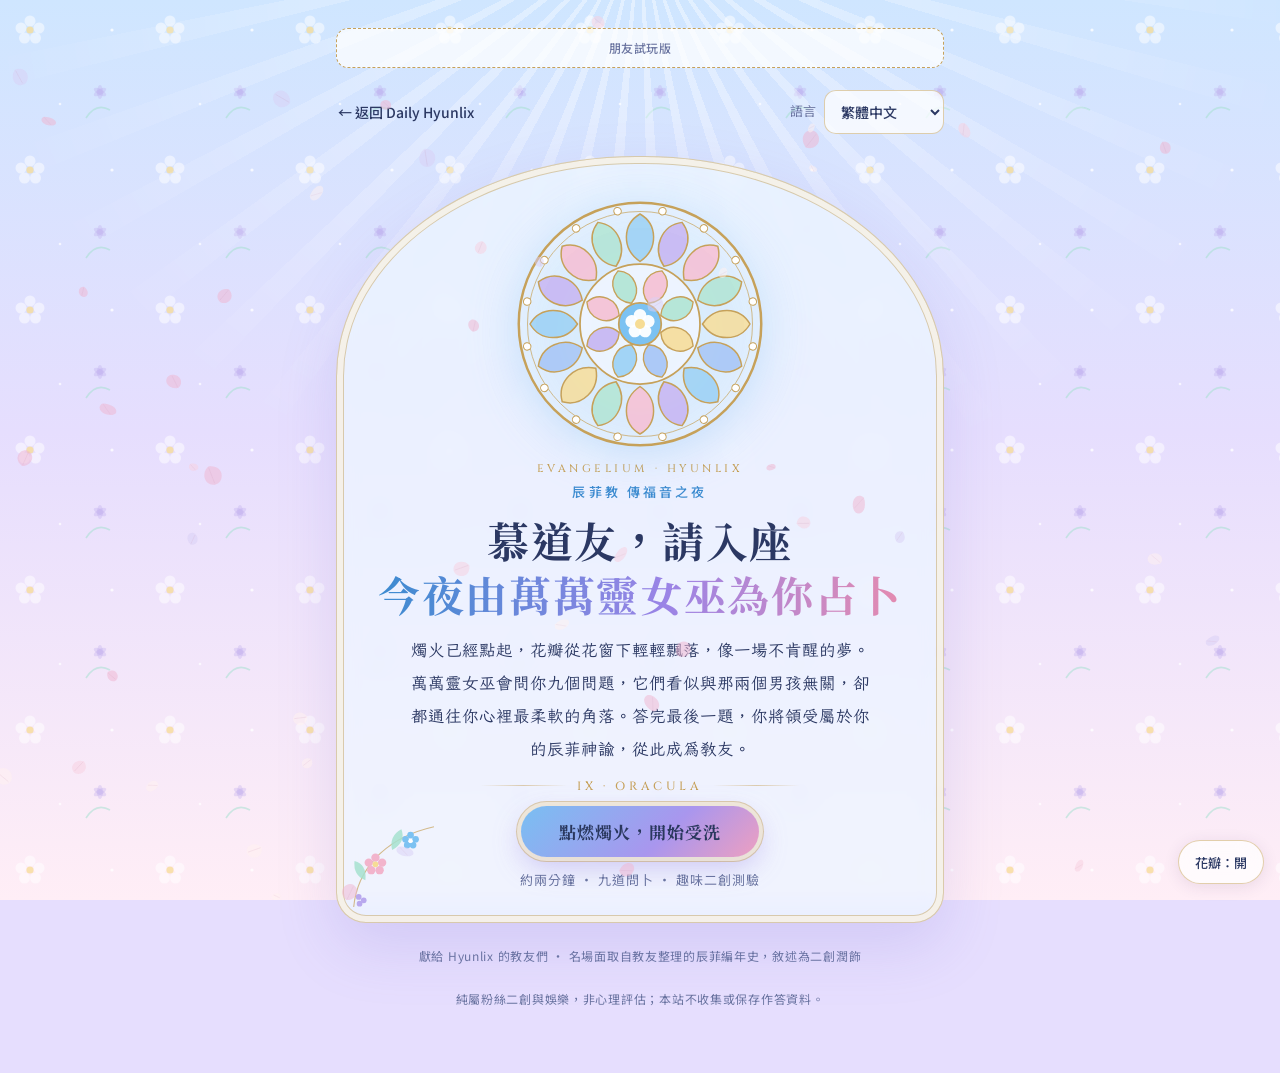
<file: heart-flutter-preview.html>
<!doctype html>
<html lang="zh-Hant">
<head>
<meta charset="utf-8">
<meta name="robots" content="noindex,nofollow">
<meta name="viewport" content="width=device-width,initial-scale=1,viewport-fit=cover">
<meta name="theme-color" content="#cfe6ff">
<meta name="description" content="九道問卜，領受屬於你的辰菲神諭。Daily Hyunlix 的心動時刻趣味測驗，約兩分鐘。">
<meta property="og:type" content="website">
<meta property="og:title" content="辰菲心動時刻｜朋友試玩版">
<meta property="og:description" content="九道問卜，六種心動時刻。來看看女巫為你讀出的辰菲神諭。">
<meta property="og:url" content="https://annaone0.github.io/daily-hyunlix/heart-flutter-preview.html">
<link rel="canonical" href="https://annaone0.github.io/daily-hyunlix/heart-flutter.html">
<style>[hidden]{display:none!important}body{margin:0}html{scroll-padding-top:env(safe-area-inset-top,0px)}</style>
<title>辰菲心動時刻｜朋友試玩版</title>
<link rel="preconnect" href="https://fonts.googleapis.com">
<link rel="stylesheet" href="https://fonts.googleapis.com/css2?family=Noto+Serif+TC:wght@500;700&family=LXGW+WenKai+TC:wght@400;700&family=Noto+Sans+TC:wght@400;500&family=Cormorant+Garamond:ital,wght@1,500&family=Cinzel:wght@500&display=swap">
<style>
/* Layout: a single nave. Arched glass panels stand in one column under falling light; a rose window crowns the entrance; flowers grow over every wall. */
:root{
  --bg-top:#cfe6ff; --bg-mid:#e6defe; --bg-bot:#ffeef6;
  --pearl:rgba(255,255,255,.74); --glass:rgba(236,245,255,.78);
  --ink:#2b3863; --ink-soft:#6a74a0;
  --sky:#7cc2f2; --sky-deep:#3c8bd0; --gilt:#c6a15a; --line:rgba(198,161,90,.5);
  --rose:#f2b4cc; --lilac:#b9a8ee; --mint:#a6e0cf; --butter:#f6dc94; --peach:#f6c2a4;
  --ray:rgba(255,255,255,.42); --glow:rgba(255,255,255,.9);
  --display:"Noto Serif TC","Songti TC",serif; --prose:"LXGW WenKai TC","Noto Serif TC",serif;
  --body:"Noto Sans TC","PingFang TC","Microsoft JhengHei",sans-serif;
  --latin:"Cormorant Garamond",Georgia,serif; --caps:"Cinzel","Times New Roman",serif;
}
@media (prefers-color-scheme: dark){:root:not([data-theme="light"]){
  --bg-top:#151c48; --bg-mid:#241f52; --bg-bot:#36244c;
  --pearl:rgba(30,34,78,.74); --glass:rgba(44,54,108,.66);
  --ink:#eef0ff; --ink-soft:#b3b8de; --sky:#8fcdf6; --sky-deep:#b8dffb; --gilt:#e3c47e; --line:rgba(227,196,126,.42);
  --ray:rgba(190,215,255,.13); --glow:rgba(255,240,210,.55); color-scheme:dark}}
:root[data-theme="dark"]{
  --bg-top:#151c48; --bg-mid:#241f52; --bg-bot:#36244c;
  --pearl:rgba(30,34,78,.74); --glass:rgba(44,54,108,.66);
  --ink:#eef0ff; --ink-soft:#b3b8de; --sky:#8fcdf6; --sky-deep:#b8dffb; --gilt:#e3c47e; --line:rgba(227,196,126,.42);
  --ray:rgba(190,215,255,.13); --glow:rgba(255,240,210,.55); color-scheme:dark}

*{box-sizing:border-box}
body{
  color:var(--ink);font-family:var(--body);font-size:16px;line-height:1.75;min-height:100vh;overflow-x:hidden;
  background-color:var(--bg-mid);
  background-image:
    url("data:image/svg+xml,%3Csvg xmlns='http://www.w3.org/2000/svg' width='140' height='140' viewBox='0 0 140 140'%3E%3Cg fill='%23ffffff' fill-opacity='.5'%3E%3Ccircle cx='30' cy='21' r='5.5'/%3E%3Ccircle cx='39' cy='28' r='5.5'/%3E%3Ccircle cx='35.5' cy='38' r='5.5'/%3E%3Ccircle cx='24.5' cy='38' r='5.5'/%3E%3Ccircle cx='21' cy='28' r='5.5'/%3E%3C/g%3E%3Ccircle cx='30' cy='30' r='3.6' fill='%23f6dc94' fill-opacity='.75'/%3E%3Cg fill='%23b9a8ee' fill-opacity='.3'%3E%3Cellipse cx='100' cy='92' rx='3' ry='7'/%3E%3Cellipse cx='100' cy='92' rx='3' ry='7' transform='rotate(60 100 92)'/%3E%3Cellipse cx='100' cy='92' rx='3' ry='7' transform='rotate(120 100 92)'/%3E%3C/g%3E%3Cpath d='M86 118 q10 -16 24 -8' stroke='%23a6e0cf' stroke-opacity='.55' fill='none' stroke-width='1.6'/%3E%3Ccircle cx='112' cy='30' r='1.6' fill='%23ffffff' fill-opacity='.8'/%3E%3Ccircle cx='60' cy='104' r='1.3' fill='%23ffffff' fill-opacity='.7'/%3E%3C/svg%3E"),
    linear-gradient(180deg,var(--bg-top),var(--bg-mid) 48%,var(--bg-bot));
  background-attachment:fixed;
}
body::after{content:"";position:fixed;inset:0;pointer-events:none;z-index:0;
  background:repeating-conic-gradient(from 160deg at 50% -8%,var(--ray) 0deg 2.5deg,transparent 2.5deg 8deg);
  -webkit-mask-image:radial-gradient(ellipse 70% 80% at 50% 0,#000 0,transparent 75%);mask-image:radial-gradient(ellipse 70% 80% at 50% 0,#000 0,transparent 75%)}
.wrap{position:relative;z-index:1;max-width:640px;margin:0 auto;padding-block:28px 64px;padding-left:max(16px,env(safe-area-inset-left,0px));padding-right:max(16px,env(safe-area-inset-right,0px));display:flex;flex-direction:column;gap:22px}

/* Petals fall on a canvas and never intercept page controls. */
#petalCanvas{position:fixed;inset:0;width:100%;height:100%;pointer-events:none;z-index:2;opacity:.8}
.petal-toggle{position:fixed;right:max(16px,env(safe-area-inset-right));bottom:max(16px,env(safe-area-inset-bottom));z-index:3;min-height:44px;border:1px solid var(--line);border-radius:99px;padding:9px 16px;background:var(--pearl);color:var(--ink);font:500 13px var(--body);cursor:pointer;backdrop-filter:blur(12px);box-shadow:0 3px 16px #3724591a}
.petal-toggle:focus-visible,.language-select:focus-visible{outline:3px solid var(--sky-deep);outline-offset:4px}
.language-control{display:flex;align-items:center;gap:8px;color:var(--ink-soft);font-size:13px}
.language-select{min-height:44px;max-width:160px;border:1px solid var(--line);border-radius:12px;padding:8px 30px 8px 12px;background:var(--pearl);color:var(--ink);font:500 14px var(--body)}
.language-status{flex-basis:100%;margin:0;font-size:12px;color:var(--ink-soft)}
.drawing .petal-oracle{width:85px;height:100px;margin:8px auto 24px;background:linear-gradient(135deg,#ffe7f3,#e9afca 60%,#9f9be4);border-radius:85% 0 85% 15%;box-shadow:0 0 38px #e6b7e777;animation:petalOracle 3s ease-in-out infinite}
@keyframes petalOracle{0%,100%{transform:rotate(-30deg)}50%{transform:rotate(-10deg) translateY(-9px)}}
html:lang(en){--display:Georgia,"Noto Serif TC",serif;--prose:Georgia,"Noto Serif TC",serif}
html:lang(ja){--display:"Yu Mincho","Hiragino Mincho ProN",serif;--prose:"Yu Mincho","Hiragino Mincho ProN",serif;--body:"Yu Gothic","Hiragino Kaku Gothic ProN",sans-serif}
html:lang(ko){--display:"Batang","Noto Serif KR",serif;--prose:"Batang","Noto Serif KR",serif;--body:"Malgun Gothic","Apple SD Gothic Neo",sans-serif;word-break:keep-all;overflow-wrap:anywhere}
html:not(:lang(zh)) h1{font-size:clamp(25px,6vw,36px);letter-spacing:0}
html:not(:lang(zh)) .scene .label{white-space:normal;position:static;display:table;transform:none;margin:-15px auto 16px;text-align:center;letter-spacing:.02em;max-width:100%;line-height:1.6}
html:not(:lang(zh)) .facet{grid-template-columns:1fr;gap:6px}
html:not(:lang(zh)) .scene .story,html:not(:lang(zh)) .you .para{text-indent:0}
html:not(:lang(zh)) .btn{letter-spacing:0;max-width:100%}
.site-nav{gap:8px}.site-nav a{font-size:13px}.site-nav .language-control span{font:inherit;letter-spacing:0}
@media(max-width:420px){.language-control{margin-left:auto}.language-control>span{position:absolute;width:1px;height:1px;overflow:hidden;clip-path:inset(50%)}.language-select{max-width:137px}.site-nav>a{max-width:55%}.card{padding-inline:22px}.progress{flex-wrap:wrap}.bar{min-width:50px}}

/* arched glass panel */
.card{position:relative;background:var(--glass);border:1px solid var(--line);border-radius:30px;padding:30px 24px;
  box-shadow:inset 0 0 0 6px var(--pearl),inset 0 0 0 7px var(--line),0 24px 60px rgba(120,110,210,.18);
  backdrop-filter:blur(10px) saturate(1.2);-webkit-backdrop-filter:blur(10px) saturate(1.2)}
.card.arch{border-radius:300px 300px 30px 30px / 220px 220px 30px 30px;padding-top:42px}
.ornate{background-image:
  url("data:image/svg+xml,%3Csvg xmlns='http://www.w3.org/2000/svg' width='110' height='110' viewBox='0 0 110 110'%3E%3Cpath d='M8 104 C12 62 42 22 104 8' stroke='%23c6a15a' stroke-opacity='.7' stroke-width='1.3' fill='none'/%3E%3Cpath d='M22 72 q-15 -6 -13 -23 q15 4 13 23z' fill='%23a6e0cf' fill-opacity='.85'/%3E%3Cpath d='M54 36 q-4 -17 11 -25 q6 15 -11 25z' fill='%23a6e0cf' fill-opacity='.85'/%3E%3Cg fill='%23f2b4cc'%3E%3Ccircle cx='34' cy='45' r='5'/%3E%3Ccircle cx='42' cy='51' r='5'/%3E%3Ccircle cx='39' cy='60' r='5'/%3E%3Ccircle cx='29' cy='60' r='5'/%3E%3Ccircle cx='26' cy='51' r='5'/%3E%3C/g%3E%3Ccircle cx='34' cy='53' r='3.4' fill='%23f6dc94'/%3E%3Cg fill='%237cc2f2'%3E%3Ccircle cx='76' cy='18' r='4'/%3E%3Ccircle cx='82' cy='23' r='4'/%3E%3Ccircle cx='79' cy='30' r='4'/%3E%3Ccircle cx='72' cy='30' r='4'/%3E%3Ccircle cx='70' cy='23' r='4'/%3E%3C/g%3E%3Ccircle cx='76' cy='25' r='2.6' fill='%23ffffff'/%3E%3Cg fill='%23b9a8ee'%3E%3Ccircle cx='14' cy='92' r='3.4'/%3E%3Ccircle cx='20' cy='96' r='3.4'/%3E%3Ccircle cx='15' cy='100' r='3.4'/%3E%3C/g%3E%3C/svg%3E"),
  url("data:image/svg+xml,%3Csvg xmlns='http://www.w3.org/2000/svg' width='110' height='110' viewBox='0 0 110 110'%3E%3Cg transform='rotate(180 55 55)'%3E%3Cpath d='M8 104 C12 62 42 22 104 8' stroke='%23c6a15a' stroke-opacity='.7' stroke-width='1.3' fill='none'/%3E%3Cpath d='M22 72 q-15 -6 -13 -23 q15 4 13 23z' fill='%23a6e0cf' fill-opacity='.85'/%3E%3Cpath d='M54 36 q-4 -17 11 -25 q6 15 -11 25z' fill='%23a6e0cf' fill-opacity='.85'/%3E%3Cg fill='%23b9a8ee'%3E%3Ccircle cx='34' cy='45' r='5'/%3E%3Ccircle cx='42' cy='51' r='5'/%3E%3Ccircle cx='39' cy='60' r='5'/%3E%3Ccircle cx='29' cy='60' r='5'/%3E%3Ccircle cx='26' cy='51' r='5'/%3E%3C/g%3E%3Ccircle cx='34' cy='53' r='3.4' fill='%23f6dc94'/%3E%3Cg fill='%23f2b4cc'%3E%3Ccircle cx='76' cy='18' r='4'/%3E%3Ccircle cx='82' cy='23' r='4'/%3E%3Ccircle cx='79' cy='30' r='4'/%3E%3Ccircle cx='72' cy='30' r='4'/%3E%3Ccircle cx='70' cy='23' r='4'/%3E%3C/g%3E%3Ccircle cx='76' cy='25' r='2.6' fill='%23ffffff'/%3E%3C/g%3E%3C/svg%3E");
  background-repeat:no-repeat;background-position:left 10px bottom 10px,right 10px top 10px;background-size:92px 92px}
.card.arch.ornate{background-position:left 10px bottom 10px,right -200px top -200px}

/* entrance */
.hero{display:flex;flex-direction:column;align-items:center;text-align:center;gap:12px}
.rosewin{width:min(250px,72%);height:auto;filter:drop-shadow(0 8px 24px rgba(124,194,242,.45))}
.eyebrow{font:500 11px var(--caps);letter-spacing:.32em;color:var(--gilt)}
.zh-eyebrow{font:500 13px var(--body);letter-spacing:.24em;color:var(--sky-deep);margin-top:-6px}
h1{font:700 clamp(28px,7.6vw,42px)/1.3 var(--display);margin:0;text-wrap:balance;letter-spacing:.04em}
h1 em{font-style:normal;background:linear-gradient(90deg,var(--sky-deep),#9b84e6 55%,#e48bb0);-webkit-background-clip:text;background-clip:text;color:transparent}
.lede{font:400 16.5px/2 var(--prose);color:var(--ink);max-width:28em;margin:0;text-wrap:pretty}
.rule{display:flex;align-items:center;gap:10px;color:var(--gilt);font:500 12px var(--caps);letter-spacing:.3em;width:100%;max-width:320px}
.rule::before,.rule::after{content:"";flex:1;height:1px;background:linear-gradient(90deg,transparent,var(--line),transparent)}
.btn{font:700 17px var(--display);letter-spacing:.12em;color:#fff;background:linear-gradient(135deg,#79bff2,#a996ee 60%,#ee9fc0);border:none;border-radius:99px;padding:13px 38px;cursor:pointer;box-shadow:0 0 0 4px rgba(255,255,255,.55),0 0 0 5px var(--line),0 10px 28px rgba(150,130,230,.4);transition:transform .2s,box-shadow .2s}
.btn:hover{transform:translateY(-2px);box-shadow:0 0 0 4px rgba(255,255,255,.65),0 0 0 5px var(--gilt),0 14px 34px rgba(150,130,230,.5)}
.btn:focus-visible,.opt:focus-visible,.tabs button:focus-visible,.back:focus-visible{outline:3px solid var(--rose);outline-offset:4px}
.meta{font-size:13px;color:var(--ink-soft);letter-spacing:.08em}

/* questions */
.progress{display:flex;align-items:center;gap:12px;font:500 13px var(--body);color:var(--ink-soft);font-variant-numeric:tabular-nums;letter-spacing:.06em}
.bar{flex:1;height:6px;border-radius:99px;background:rgba(198,161,90,.18);overflow:hidden;box-shadow:inset 0 0 0 1px var(--line)}
.bar i{display:block;height:100%;background:linear-gradient(90deg,var(--mint),var(--sky),var(--lilac),var(--rose));border-radius:99px;transition:width .5s}
.qtitle{font:700 clamp(20px,5.2vw,25px)/1.55 var(--display);margin:20px 0 6px;text-wrap:balance;letter-spacing:.02em}
.qsub{font:400 15px/1.8 var(--prose);color:var(--ink-soft);margin:0 0 20px}
.opts{display:grid;gap:10px}
.opt{display:flex;align-items:center;gap:14px;text-align:left;font:400 15.5px/1.55 var(--body);color:var(--ink);background:var(--pearl);border:1px solid var(--line);border-radius:20px;padding:13px 16px;cursor:pointer;transition:border-color .2s,transform .2s,box-shadow .2s}
.opt:hover{border-color:var(--gilt);transform:translateX(3px);box-shadow:0 6px 20px rgba(124,194,242,.25)}
.opt b{flex:none;width:32px;height:32px;display:grid;place-items:center;border-radius:50%;font:500 13px var(--caps);color:var(--gilt);background:radial-gradient(circle at 32% 28%,#fff,rgba(185,168,238,.25));border:1px solid var(--line)}
.back{margin-top:16px;font:500 13px var(--body);color:var(--ink-soft);background:none;border:none;cursor:pointer;padding:4px 0}

/* divination */
.drawing{text-align:center;padding-block:52px}
.drawing .qsub{margin:6px 0 0}

/* revelation */
.result{display:flex;flex-direction:column;gap:22px}
.rite{text-align:center;display:flex;flex-direction:column;gap:6px;align-items:center}
.rite .k{font:500 11px var(--caps);letter-spacing:.34em;color:var(--gilt)}
.rite p{margin:0;font:400 16px/1.9 var(--prose);max-width:26em;text-wrap:pretty}
.rtag{align-self:center;font:500 13px var(--body);color:var(--sky-deep);background:var(--pearl);border:1px solid var(--line);border-radius:99px;padding:3px 16px;text-align:center}
.rname{font:700 clamp(23px,6.2vw,31px)/1.5 var(--display);text-align:center;margin:0;text-wrap:balance;letter-spacing:.03em}
.roles{display:grid;grid-template-columns:1fr 1fr;gap:10px}
@media (max-width:420px){.roles{grid-template-columns:1fr}}
.role{border-radius:22px;padding:15px 16px;min-width:0;border:1px solid var(--line)}
.role.hj{background:linear-gradient(160deg,rgba(185,168,238,.32),rgba(242,180,204,.18))}
.role.fx{background:linear-gradient(160deg,rgba(124,194,242,.3),rgba(166,224,207,.22))}
.role h3{margin:0 0 2px;font:700 16px var(--display)}
.role p{margin:0;font:400 14.5px/1.75 var(--prose);color:var(--ink-soft)}
.scene{position:relative;background:var(--pearl);border:1px solid var(--line);border-radius:24px;padding:28px 22px 20px;box-shadow:inset 0 0 0 5px var(--glass),inset 0 0 0 6px var(--line)}
.scene .label{position:absolute;top:-13px;left:50%;transform:translateX(-50%);white-space:nowrap;background:linear-gradient(90deg,#79bff2,#a996ee);color:#fff;font:500 12.5px var(--body);letter-spacing:.16em;border-radius:99px;padding:3px 16px}
.scene .story{margin:0;font:400 17.5px/2.05 var(--prose);text-indent:2em}
.scene .inspire{font:400 13px/1.7 var(--body);color:var(--ink-soft);margin:14px 0 0;padding-top:12px;border-top:1px dashed var(--line)}
.you{display:flex;flex-direction:column;gap:14px}
.you h3{font:700 20px var(--display);margin:0;text-align:center;letter-spacing:.08em}
.chips{display:flex;flex-wrap:wrap;gap:6px;justify-content:center}
.chips span{font:500 13px var(--body);color:var(--sky-deep);background:var(--pearl);border:1px solid var(--line);border-radius:99px;padding:2px 12px}
.you .para{margin:0;font:400 16.5px/2.05 var(--prose);text-indent:2em}
.meter .track{position:relative;height:8px;border-radius:99px;background:linear-gradient(90deg,var(--rose),var(--lilac),var(--sky));box-shadow:inset 0 0 0 1px var(--line)}
.meter .dot{position:absolute;top:50%;width:22px;height:22px;border-radius:50%;background:radial-gradient(circle at 32% 28%,#fff,#e8e1ff);border:2px solid var(--gilt);box-shadow:0 0 12px rgba(185,168,238,.8);transform:translate(-50%,-50%)}
.meter .ends{display:flex;justify-content:space-between;font-size:12.5px;color:var(--ink-soft);margin-top:6px}
.meter .read{margin:8px 0 0;font:400 15px/1.9 var(--prose)}
.facets{display:grid;gap:0;margin:0}
.facet{display:grid;grid-template-columns:6.2em 1fr;gap:12px;align-items:baseline;border-top:1px solid var(--line);padding:12px 0}
.facet dt{font:700 14px var(--display);color:var(--gilt);letter-spacing:.06em}
.facet dd{margin:0;font:400 15px/1.85 var(--prose);min-width:0}
.actions{display:flex;flex-wrap:wrap;gap:10px;justify-content:center}
.saved{text-align:center;font:400 13px var(--prose);color:var(--ink-soft);margin:0}

.foot{text-align:center;font-size:12px;color:var(--ink-soft);letter-spacing:.06em}
.foot i{font:italic 500 14px var(--latin)}

.site-nav{display:flex;align-items:center;justify-content:space-between;gap:12px;flex-wrap:wrap}
.site-nav a,.home-link{color:var(--ink);font:500 14px var(--body);text-decoration:none;display:inline-flex;align-items:center;min-height:44px;padding:8px 2px}
.site-nav span{font:500 10px var(--caps);color:var(--ink-soft);letter-spacing:.12em}
.btn{color:#29375d;min-height:48px;letter-spacing:.06em}
.scene .label{color:#24345d}
.back{min-height:44px}
.opt[aria-pressed="true"]{border-color:var(--sky-deep);box-shadow:inset 0 0 0 1px var(--sky-deep)}
a:focus-visible{outline:3px solid var(--sky-deep);outline-offset:4px;border-radius:4px}
.qtitle:focus,.rname:focus{outline:none}
.qtitle:focus-visible,.rname:focus-visible{outline:2px solid var(--sky-deep);outline-offset:6px;border-radius:4px}
.share-note{font-size:13px;text-align:center;color:var(--ink-soft);margin:0;overflow-wrap:anywhere}
.share-fallback{display:block;width:100%;padding:12px;border:1px solid var(--line);border-radius:12px;background:var(--pearl);color:var(--ink);font:13px var(--body)}
.foot{margin:0}.home-link{justify-content:center}.actions .btn{font-size:15px;padding:12px 24px}
@media(prefers-reduced-motion:reduce){*,*::before,*::after{scroll-behavior:auto!important;transition:none!important;animation:none!important}}
.baptism-certificate{text-align:center;position:relative;padding:30px 18px;border-top:1px solid var(--line);border-bottom:1px solid var(--line);background:radial-gradient(ellipse at 50% 40%,#fff1bd20,transparent 75%)}
.baptism-label{font:500 12px/1.8 var(--body);letter-spacing:.12em;color:var(--gilt);margin:0 0 14px}
.baptism-song{font:italic 500 clamp(30px,8vw,44px)/1.2 var(--latin);color:var(--sky-deep);margin:0 0 8px;text-wrap:balance}
.baptism-name{font:700 clamp(25px,7vw,33px)/1.6 var(--display);margin:0 0 16px;letter-spacing:.08em;color:var(--ink);overflow-wrap:anywhere}
.baptism-name:focus{outline:none}.baptism-name:focus-visible{outline:2px solid var(--sky-deep);outline-offset:6px}
.baptism-definition{font:400 17px/2 var(--prose);max-width:29em;margin:auto;text-wrap:pretty}
.type-details{text-align:center;color:var(--ink-soft);font-size:12px;line-height:1.9}.type-details p{margin:4px 0}.type-details .rtag{display:inline-block;font-size:12px;max-width:100%}
.scene .rname{font-size:20px;margin:5px 0 16px;line-height:1.7}
.facet dt small{display:block;font:400 11px/1.8 var(--body);color:var(--ink-soft);letter-spacing:.02em;margin-bottom:4px}.facet dt span{display:block;font-size:15px}
.baptism-source{font:400 11px/1.9 var(--body);color:var(--ink-soft);text-align:center;margin:0}.baptism-source a{display:block;color:var(--sky-deep);margin:0 0 6px}
#baptismLight{position:fixed;inset:0;pointer-events:none;z-index:8;overflow:hidden;background:radial-gradient(ellipse 80% 75% at 50% -10%,#fffce0ae,transparent 85%);opacity:0;transition:opacity 1s ease}
#baptismLight.blessing{opacity:1}#baptismLight.fading{opacity:0}
.blessing-rays{position:absolute;inset:-35% -40% -20%;transform-origin:50% 0;background:repeating-conic-gradient(from 147deg at 50% 0,#fff8c866 0deg 3deg,transparent 5deg 13deg);filter:blur(6px);animation:holyRays 5s ease-in-out both}
.blessing-halo{position:absolute;left:50%;top:-13%;width:min(90vw,680px);height:90vh;transform:translateX(-50%);background:radial-gradient(ellipse at 50% 10%,#fffef5c9,#fff2bd33 30%,transparent 68%);filter:blur(12px);animation:holyHalo 4s ease both}
.blessing-dust{position:absolute;left:var(--x);top:-20px;width:3px;height:6px;border-radius:50%;background:#fffbd7;box-shadow:0 0 12px 4px #fff1b57a;animation:holyDust 3s var(--delay) ease-in both}
.drawing{min-height:440px;display:flex;flex-direction:column;justify-content:center;gap:18px}.drawing .qtitle{position:relative;z-index:1;font-size:24px}.drawing .qsub{position:relative;z-index:1}
.newly-baptized .baptism-certificate{animation:revealName 1.6s ease both}
@keyframes holyRays{0%{opacity:0;transform:rotate(-8deg) scaleX(.7)}35%{opacity:.9}100%{opacity:.65;transform:rotate(5deg) scaleX(1.1)}}
@keyframes holyHalo{0%{opacity:0}35%,65%{opacity:1}100%{opacity:.25}}
@keyframes holyDust{0%{opacity:0;transform:translateY(0)}20%{opacity:.9}100%{opacity:0;transform:translateY(95vh)}}
@keyframes revealName{0%{opacity:0;transform:translateY(18px);filter:blur(5px)}100%{opacity:1;transform:translateY(0);filter:blur(0)}}
@media(prefers-reduced-motion:reduce){#baptismLight{display:none!important}.newly-baptized .baptism-certificate{animation:none}}
@media(max-width:420px){.baptism-certificate{padding:26px 8px}.baptism-label{letter-spacing:.04em}.baptism-name{letter-spacing:.03em}.facet{grid-template-columns:1fr;gap:6px}.drawing{min-height:420px}}
.kindred-hint{font:400 12px/1.8 var(--body);color:var(--ink-soft);text-align:center;margin:0}
.kindred-link{display:inline;max-width:100%;min-height:44px;padding:3px 5px;margin:0 2px;border:0;border-bottom:1px dashed var(--gilt);border-radius:5px;background:var(--pearl);color:var(--sky-deep);font:700 14px/1.8 var(--body);text-align:start;cursor:pointer;vertical-align:baseline;overflow-wrap:anywhere}
.kindred-link:hover{border-bottom-style:solid;filter:brightness(1.08)}.kindred-link:focus-visible{outline:3px solid var(--sky-deep);outline-offset:3px}
.kindred-dialog{width:min(470px,calc(100% - 32px));max-height:calc(100svh - 48px);overflow:auto;padding:30px 25px;border:1px solid var(--gilt);border-radius:26px;color:var(--ink);background:linear-gradient(150deg,var(--bg-top),var(--bg-mid),var(--bg-bot));box-shadow:0 24px 80px #080d4277;text-align:center}
.kindred-dialog::backdrop{background:#11163399;backdrop-filter:blur(5px)}
.kindred-dialog h2{font:700 26px/1.5 var(--display);margin:8px 0 16px;text-wrap:balance}.kindred-dialog .baptism-label{font-size:12px}.kindred-dialog .baptism-song{font-size:32px}.kindred-dialog .baptism-definition{font-size:16px}.kindred-dialog .chips{margin:20px 0 25px}.kindred-dialog .btn{font-size:14px;padding:12px 24px}
.launch-status{display:inline-block;border:1px solid var(--line);border-radius:99px;background:var(--pearl);padding:5px 18px;color:var(--sky-deep);font:500 13px var(--body);letter-spacing:.12em;margin:0}
.launch-card h1{font-size:clamp(28px,7vw,38px)}.launch-card .rosewin{width:min(205px,65%)}
.launch-date{display:block;color:var(--ink);font:700 17px/1.8 var(--display);margin-top:7px}.launch-zone{font:400 12px/1.8 var(--body);color:var(--ink-soft);margin:0}
.launch-countdown{width:100%;display:grid;grid-template-columns:repeat(4,minmax(0,1fr));gap:9px;margin:10px 0}
.launch-countdown>div{min-width:0;border-block:1px solid var(--line);padding:15px 2px 12px;background:linear-gradient(180deg,var(--pearl),transparent);text-align:center}
.launch-countdown b{display:block;font:500 clamp(27px,7vw,42px)/1.25 var(--caps);color:var(--ink);font-variant-numeric:tabular-nums;letter-spacing:.03em}
.launch-countdown span{display:block;font:400 11px/1.6 var(--body);color:var(--ink-soft);margin-top:8px;overflow-wrap:anywhere}
.launch-note{margin:0;font:400 12px/1.8 var(--body);color:var(--ink-soft)}
.sr-only{position:absolute;width:1px;height:1px;padding:0;margin:-1px;overflow:hidden;clip-path:inset(50%);white-space:nowrap;border:0}
@media(max-width:420px){.launch-card{padding-top:33px}.launch-countdown{gap:6px}.launch-date{font-size:15px}.launch-card .lede{font-size:15px}.launch-status{letter-spacing:.04em}}
.preview-banner{margin:0;padding:8px 15px;border:1px dashed var(--gilt);border-radius:12px;background:var(--pearl);color:var(--ink-soft);text-align:center;font:500 12px/1.8 var(--body);letter-spacing:.05em}
</style>
</head>
<body>
<div id="baptismLight" aria-hidden="true" hidden><div class="blessing-halo"></div><div class="blessing-rays"></div></div>
<canvas id="petalCanvas" aria-hidden="true"></canvas>
<button class="petal-toggle" id="petalToggle" type="button" aria-pressed="true">花瓣：開</button>

<main class="wrap">
  <p class="preview-banner" id="previewBanner" data-copy="previewLabel">朋友試玩版</p>
  <nav class="site-nav" aria-label="網站導覽" id="siteNav"><a href="./#heart-quiz" data-copy="home">← 返回 Daily Hyunlix</a><label class="language-control"><span data-copy="languageLabel">語言</span><select class="language-select" id="languageSelect" aria-label="語言 / Language"><option value="zh-Hant" lang="zh-Hant">繁體中文</option><option value="en" lang="en">English</option><option value="ja" lang="ja">日本語</option><option value="ko" lang="ko">한국어</option></select></label><p class="language-status" id="languageStatus" role="status" aria-live="polite" hidden></p></nav>

  <section class="card arch ornate hero launch-card" id="comingSoon" hidden aria-labelledby="launchTitle">
    <svg class="rosewin" id="launchRosewin" viewBox="-100 -100 200 200" aria-hidden="true"></svg>
    <div class="eyebrow">EVANGELIUM · HYUNLIX</div>
    <p class="launch-status" data-copy="launchStatus">敬請期待</p>
    <h1 id="launchTitle" data-copy="launchTitle">辰菲心動時刻</h1>
    <p class="lede" data-copy="launchIntro">花窗下的燭火已經備妥，萬萬靈女巫正等著與你相遇。</p>
    <div><time class="launch-date" datetime="2026-12-19T11:00:00+08:00" data-copy="launchDate">2026/12/19 11:00 正式開放遊玩</time><p class="launch-zone" data-copy="launchTimezone">台灣時間 · UTC+8</p></div>
    <div class="launch-countdown" id="launchCountdown" role="timer" aria-label="距離正式開放" aria-live="off">
      <div><b id="launchDays">—</b><span data-copy="launchDays">天</span></div><div><b id="launchHours">—</b><span data-copy="launchHours">時</span></div><div><b id="launchMinutes">—</b><span data-copy="launchMinutes">分</span></div><div><b id="launchSeconds">—</b><span data-copy="launchSeconds">秒</span></div>
    </div>
    <p class="launch-note" data-copy="launchNote">開放時間一到，本頁就會自動開啟測驗。</p>
  </section>
  <p id="launchAnnouncement" class="sr-only" role="status" aria-live="polite"></p>
  <!-- entrance -->
  <section class="card arch ornate hero" id="intro">
    <svg class="rosewin" id="rosewin" viewBox="-100 -100 200 200" role="img" aria-label="一扇天藍色的玫瑰花窗"></svg>
    <div class="eyebrow">EVANGELIUM · HYUNLIX</div>
    <div class="zh-eyebrow" data-copy="subtitle">辰菲教 傳福音之夜</div>
    <h1><span data-copy="heroTitle">慕道友，請入座</span><br><em data-copy="heroAccent">今夜由萬萬靈女巫為你占卜</em></h1>
    <p class="lede" data-copy="intro">燭火已經點起，花瓣從花窗下輕輕飄落。萬萬靈女巫將用九道問卜，為你讀出屬於你的辰菲神諭。</p>
    <div class="rule">IX · ORACULA</div>
    <button class="btn" type="button" id="startBtn" data-copy="start">點燃燭火，開始受洗</button>
    <span class="meta" data-copy="meta">約兩分鐘 · 九道問卜 · 趣味二創測驗</span>
  </section>

  <!-- questions -->
  <section class="card ornate" id="quiz" hidden>
    <div class="progress"><span id="progText">第 1 / 9 道問卜</span><div class="bar" id="progressTrack" role="progressbar" aria-label="已完成題數" aria-valuemin="0" aria-valuemax="9" aria-valuenow="0"><i id="progBar" style="width:0"></i></div></div>
    <h2 class="qtitle" id="qTitle" tabindex="-1"></h2>
    <p class="qsub" id="qSub"></p>
    <div class="opts" id="opts"></div>
    <button class="back" type="button" id="backBtn" data-copy="back">← 回到上一道問卜</button>
  </section>

  <!-- divination -->
  <section class="card arch drawing" id="drawing" role="status" aria-live="polite" hidden>
    <div class="petal-oracle" aria-hidden="true"></div>
    <p class="qtitle" style="margin:0" data-copy="baptismPrelude">花窗開啟，聖光為你加冕</p>
    <p class="qsub" data-copy="baptismSub">讓光落在心上，領受你的洗禮名。</p>
  </section>

  <!-- revelation -->
  <section class="card arch ornate result" id="result" hidden></section>

  <p class="foot" data-copy="dedication">獻給 Hyunlix 的教友們 · 名場面取自教友整理的辰菲編年史，敘述為二創潤飾</p>
  <p class="foot" data-copy="privacy">純屬粉絲二創與娛樂，非心理評估；本站不收集或保存作答資料。</p>
  <noscript><p class="foot">請開啟 JavaScript 以進行測驗。</p></noscript>
</main>

<dialog class="kindred-dialog" id="kindredDialog" aria-labelledby="kindredName"><p class="baptism-label" data-copy="kindredLabel">花窗另一側的教友</p><p class="baptism-song" id="kindredSong"></p><h2 id="kindredName"></h2><p class="baptism-definition" id="kindredDefinition"></p><div class="chips" id="kindredChips"></div><button class="btn" type="button" id="kindredClose" data-copy="kindredClose">回到我的洗禮</button></dialog>
<script src="./heart-quiz.js?v=friends-preview" defer></script>

</body></html>
</file>
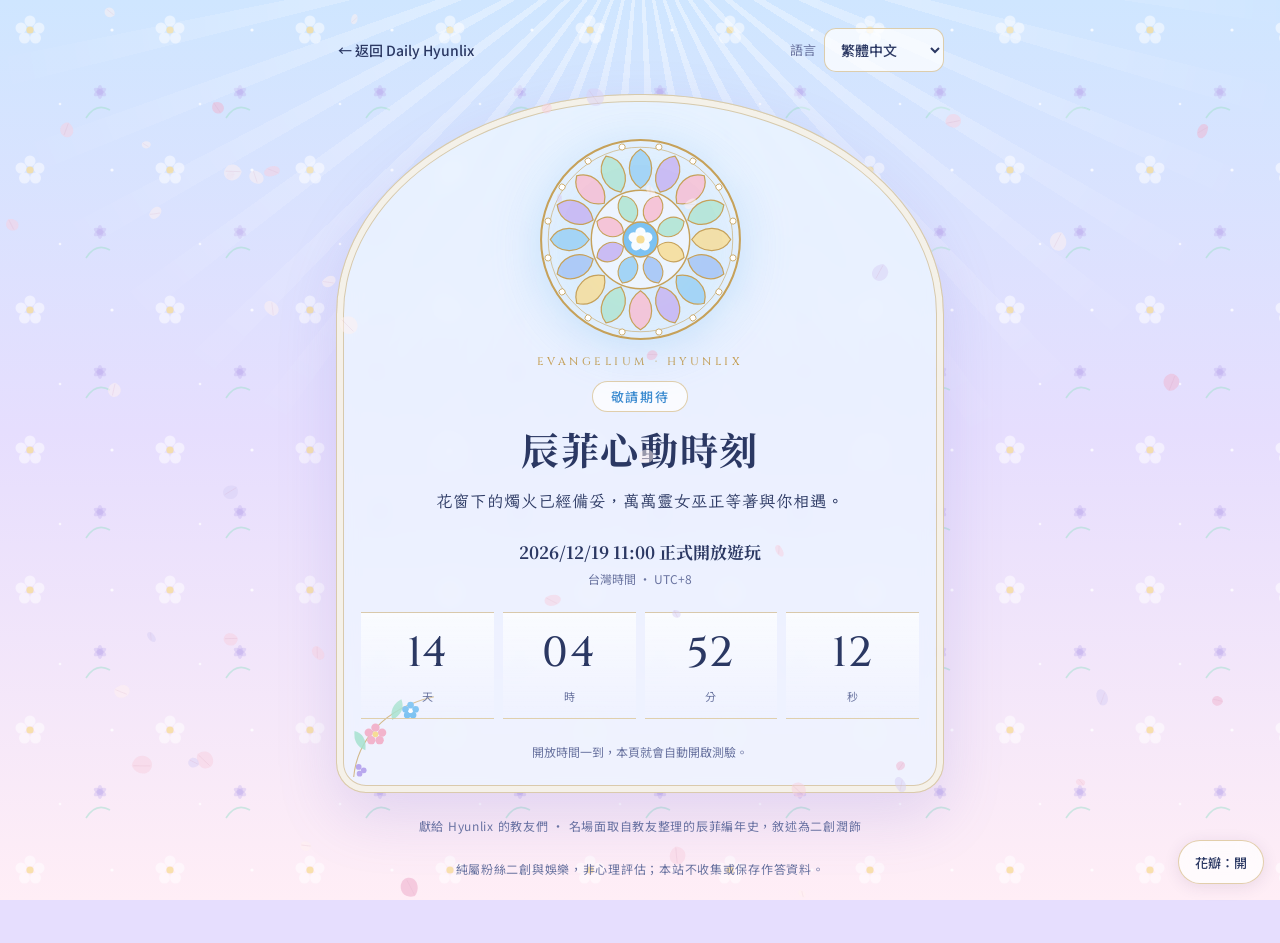
<file: heart-flutter.html>
<!doctype html>
<html lang="zh-Hant">
<head>
<meta charset="utf-8">
<meta name="viewport" content="width=device-width,initial-scale=1,viewport-fit=cover">
<meta name="theme-color" content="#cfe6ff">
<meta name="description" content="九道問卜，領受屬於你的辰菲神諭。Daily Hyunlix 的心動時刻趣味測驗，約兩分鐘。">
<meta property="og:type" content="website">
<meta property="og:title" content="辰菲心動時刻｜Daily Hyunlix">
<meta property="og:description" content="九道問卜，六種心動時刻。來看看女巫為你讀出的辰菲神諭。">
<meta property="og:url" content="https://annaone0.github.io/daily-hyunlix/heart-flutter.html">
<link rel="canonical" href="https://annaone0.github.io/daily-hyunlix/heart-flutter.html">
<style>[hidden]{display:none!important}body{margin:0}html{scroll-padding-top:env(safe-area-inset-top,0px)}</style>
<title>辰菲心動時刻｜Daily Hyunlix</title>
<link rel="preconnect" href="https://fonts.googleapis.com">
<link rel="stylesheet" href="https://fonts.googleapis.com/css2?family=Noto+Serif+TC:wght@500;700&family=LXGW+WenKai+TC:wght@400;700&family=Noto+Sans+TC:wght@400;500&family=Cormorant+Garamond:ital,wght@1,500&family=Cinzel:wght@500&display=swap">
<style>
/* Layout: a single nave. Arched glass panels stand in one column under falling light; a rose window crowns the entrance; flowers grow over every wall. */
:root{
  --bg-top:#cfe6ff; --bg-mid:#e6defe; --bg-bot:#ffeef6;
  --pearl:rgba(255,255,255,.74); --glass:rgba(236,245,255,.78);
  --ink:#2b3863; --ink-soft:#6a74a0;
  --sky:#7cc2f2; --sky-deep:#3c8bd0; --gilt:#c6a15a; --line:rgba(198,161,90,.5);
  --rose:#f2b4cc; --lilac:#b9a8ee; --mint:#a6e0cf; --butter:#f6dc94; --peach:#f6c2a4;
  --ray:rgba(255,255,255,.42); --glow:rgba(255,255,255,.9);
  --display:"Noto Serif TC","Songti TC",serif; --prose:"LXGW WenKai TC","Noto Serif TC",serif;
  --body:"Noto Sans TC","PingFang TC","Microsoft JhengHei",sans-serif;
  --latin:"Cormorant Garamond",Georgia,serif; --caps:"Cinzel","Times New Roman",serif;
}
@media (prefers-color-scheme: dark){:root:not([data-theme="light"]){
  --bg-top:#151c48; --bg-mid:#241f52; --bg-bot:#36244c;
  --pearl:rgba(30,34,78,.74); --glass:rgba(44,54,108,.66);
  --ink:#eef0ff; --ink-soft:#b3b8de; --sky:#8fcdf6; --sky-deep:#b8dffb; --gilt:#e3c47e; --line:rgba(227,196,126,.42);
  --ray:rgba(190,215,255,.13); --glow:rgba(255,240,210,.55); color-scheme:dark}}
:root[data-theme="dark"]{
  --bg-top:#151c48; --bg-mid:#241f52; --bg-bot:#36244c;
  --pearl:rgba(30,34,78,.74); --glass:rgba(44,54,108,.66);
  --ink:#eef0ff; --ink-soft:#b3b8de; --sky:#8fcdf6; --sky-deep:#b8dffb; --gilt:#e3c47e; --line:rgba(227,196,126,.42);
  --ray:rgba(190,215,255,.13); --glow:rgba(255,240,210,.55); color-scheme:dark}

*{box-sizing:border-box}
body{
  color:var(--ink);font-family:var(--body);font-size:16px;line-height:1.75;min-height:100vh;overflow-x:hidden;
  background-color:var(--bg-mid);
  background-image:
    url("data:image/svg+xml,%3Csvg xmlns='http://www.w3.org/2000/svg' width='140' height='140' viewBox='0 0 140 140'%3E%3Cg fill='%23ffffff' fill-opacity='.5'%3E%3Ccircle cx='30' cy='21' r='5.5'/%3E%3Ccircle cx='39' cy='28' r='5.5'/%3E%3Ccircle cx='35.5' cy='38' r='5.5'/%3E%3Ccircle cx='24.5' cy='38' r='5.5'/%3E%3Ccircle cx='21' cy='28' r='5.5'/%3E%3C/g%3E%3Ccircle cx='30' cy='30' r='3.6' fill='%23f6dc94' fill-opacity='.75'/%3E%3Cg fill='%23b9a8ee' fill-opacity='.3'%3E%3Cellipse cx='100' cy='92' rx='3' ry='7'/%3E%3Cellipse cx='100' cy='92' rx='3' ry='7' transform='rotate(60 100 92)'/%3E%3Cellipse cx='100' cy='92' rx='3' ry='7' transform='rotate(120 100 92)'/%3E%3C/g%3E%3Cpath d='M86 118 q10 -16 24 -8' stroke='%23a6e0cf' stroke-opacity='.55' fill='none' stroke-width='1.6'/%3E%3Ccircle cx='112' cy='30' r='1.6' fill='%23ffffff' fill-opacity='.8'/%3E%3Ccircle cx='60' cy='104' r='1.3' fill='%23ffffff' fill-opacity='.7'/%3E%3C/svg%3E"),
    linear-gradient(180deg,var(--bg-top),var(--bg-mid) 48%,var(--bg-bot));
  background-attachment:fixed;
}
body::after{content:"";position:fixed;inset:0;pointer-events:none;z-index:0;
  background:repeating-conic-gradient(from 160deg at 50% -8%,var(--ray) 0deg 2.5deg,transparent 2.5deg 8deg);
  -webkit-mask-image:radial-gradient(ellipse 70% 80% at 50% 0,#000 0,transparent 75%);mask-image:radial-gradient(ellipse 70% 80% at 50% 0,#000 0,transparent 75%)}
.wrap{position:relative;z-index:1;max-width:640px;margin:0 auto;padding-block:28px 64px;padding-left:max(16px,env(safe-area-inset-left,0px));padding-right:max(16px,env(safe-area-inset-right,0px));display:flex;flex-direction:column;gap:22px}

/* Petals fall on a canvas and never intercept page controls. */
#petalCanvas{position:fixed;inset:0;width:100%;height:100%;pointer-events:none;z-index:2;opacity:.8}
.petal-toggle{position:fixed;right:max(16px,env(safe-area-inset-right));bottom:max(16px,env(safe-area-inset-bottom));z-index:3;min-height:44px;border:1px solid var(--line);border-radius:99px;padding:9px 16px;background:var(--pearl);color:var(--ink);font:500 13px var(--body);cursor:pointer;backdrop-filter:blur(12px);box-shadow:0 3px 16px #3724591a}
.petal-toggle:focus-visible,.language-select:focus-visible{outline:3px solid var(--sky-deep);outline-offset:4px}
.language-control{display:flex;align-items:center;gap:8px;color:var(--ink-soft);font-size:13px}
.language-select{min-height:44px;max-width:160px;border:1px solid var(--line);border-radius:12px;padding:8px 30px 8px 12px;background:var(--pearl);color:var(--ink);font:500 14px var(--body)}
.language-status{flex-basis:100%;margin:0;font-size:12px;color:var(--ink-soft)}
.drawing .petal-oracle{width:85px;height:100px;margin:8px auto 24px;background:linear-gradient(135deg,#ffe7f3,#e9afca 60%,#9f9be4);border-radius:85% 0 85% 15%;box-shadow:0 0 38px #e6b7e777;animation:petalOracle 3s ease-in-out infinite}
@keyframes petalOracle{0%,100%{transform:rotate(-30deg)}50%{transform:rotate(-10deg) translateY(-9px)}}
html:lang(en){--display:Georgia,"Noto Serif TC",serif;--prose:Georgia,"Noto Serif TC",serif}
html:lang(ja){--display:"Yu Mincho","Hiragino Mincho ProN",serif;--prose:"Yu Mincho","Hiragino Mincho ProN",serif;--body:"Yu Gothic","Hiragino Kaku Gothic ProN",sans-serif}
html:lang(ko){--display:"Batang","Noto Serif KR",serif;--prose:"Batang","Noto Serif KR",serif;--body:"Malgun Gothic","Apple SD Gothic Neo",sans-serif;word-break:keep-all;overflow-wrap:anywhere}
html:not(:lang(zh)) h1{font-size:clamp(25px,6vw,36px);letter-spacing:0}
html:not(:lang(zh)) .scene .label{white-space:normal;position:static;display:table;transform:none;margin:-15px auto 16px;text-align:center;letter-spacing:.02em;max-width:100%;line-height:1.6}
html:not(:lang(zh)) .facet{grid-template-columns:1fr;gap:6px}
html:not(:lang(zh)) .scene .story,html:not(:lang(zh)) .you .para{text-indent:0}
html:not(:lang(zh)) .btn{letter-spacing:0;max-width:100%}
.site-nav{gap:8px}.site-nav a{font-size:13px}.site-nav .language-control span{font:inherit;letter-spacing:0}
@media(max-width:420px){.language-control{margin-left:auto}.language-control>span{position:absolute;width:1px;height:1px;overflow:hidden;clip-path:inset(50%)}.language-select{max-width:137px}.site-nav>a{max-width:55%}.card{padding-inline:22px}.progress{flex-wrap:wrap}.bar{min-width:50px}}

/* arched glass panel */
.card{position:relative;background:var(--glass);border:1px solid var(--line);border-radius:30px;padding:30px 24px;
  box-shadow:inset 0 0 0 6px var(--pearl),inset 0 0 0 7px var(--line),0 24px 60px rgba(120,110,210,.18);
  backdrop-filter:blur(10px) saturate(1.2);-webkit-backdrop-filter:blur(10px) saturate(1.2)}
.card.arch{border-radius:300px 300px 30px 30px / 220px 220px 30px 30px;padding-top:42px}
.ornate{background-image:
  url("data:image/svg+xml,%3Csvg xmlns='http://www.w3.org/2000/svg' width='110' height='110' viewBox='0 0 110 110'%3E%3Cpath d='M8 104 C12 62 42 22 104 8' stroke='%23c6a15a' stroke-opacity='.7' stroke-width='1.3' fill='none'/%3E%3Cpath d='M22 72 q-15 -6 -13 -23 q15 4 13 23z' fill='%23a6e0cf' fill-opacity='.85'/%3E%3Cpath d='M54 36 q-4 -17 11 -25 q6 15 -11 25z' fill='%23a6e0cf' fill-opacity='.85'/%3E%3Cg fill='%23f2b4cc'%3E%3Ccircle cx='34' cy='45' r='5'/%3E%3Ccircle cx='42' cy='51' r='5'/%3E%3Ccircle cx='39' cy='60' r='5'/%3E%3Ccircle cx='29' cy='60' r='5'/%3E%3Ccircle cx='26' cy='51' r='5'/%3E%3C/g%3E%3Ccircle cx='34' cy='53' r='3.4' fill='%23f6dc94'/%3E%3Cg fill='%237cc2f2'%3E%3Ccircle cx='76' cy='18' r='4'/%3E%3Ccircle cx='82' cy='23' r='4'/%3E%3Ccircle cx='79' cy='30' r='4'/%3E%3Ccircle cx='72' cy='30' r='4'/%3E%3Ccircle cx='70' cy='23' r='4'/%3E%3C/g%3E%3Ccircle cx='76' cy='25' r='2.6' fill='%23ffffff'/%3E%3Cg fill='%23b9a8ee'%3E%3Ccircle cx='14' cy='92' r='3.4'/%3E%3Ccircle cx='20' cy='96' r='3.4'/%3E%3Ccircle cx='15' cy='100' r='3.4'/%3E%3C/g%3E%3C/svg%3E"),
  url("data:image/svg+xml,%3Csvg xmlns='http://www.w3.org/2000/svg' width='110' height='110' viewBox='0 0 110 110'%3E%3Cg transform='rotate(180 55 55)'%3E%3Cpath d='M8 104 C12 62 42 22 104 8' stroke='%23c6a15a' stroke-opacity='.7' stroke-width='1.3' fill='none'/%3E%3Cpath d='M22 72 q-15 -6 -13 -23 q15 4 13 23z' fill='%23a6e0cf' fill-opacity='.85'/%3E%3Cpath d='M54 36 q-4 -17 11 -25 q6 15 -11 25z' fill='%23a6e0cf' fill-opacity='.85'/%3E%3Cg fill='%23b9a8ee'%3E%3Ccircle cx='34' cy='45' r='5'/%3E%3Ccircle cx='42' cy='51' r='5'/%3E%3Ccircle cx='39' cy='60' r='5'/%3E%3Ccircle cx='29' cy='60' r='5'/%3E%3Ccircle cx='26' cy='51' r='5'/%3E%3C/g%3E%3Ccircle cx='34' cy='53' r='3.4' fill='%23f6dc94'/%3E%3Cg fill='%23f2b4cc'%3E%3Ccircle cx='76' cy='18' r='4'/%3E%3Ccircle cx='82' cy='23' r='4'/%3E%3Ccircle cx='79' cy='30' r='4'/%3E%3Ccircle cx='72' cy='30' r='4'/%3E%3Ccircle cx='70' cy='23' r='4'/%3E%3C/g%3E%3Ccircle cx='76' cy='25' r='2.6' fill='%23ffffff'/%3E%3C/g%3E%3C/svg%3E");
  background-repeat:no-repeat;background-position:left 10px bottom 10px,right 10px top 10px;background-size:92px 92px}
.card.arch.ornate{background-position:left 10px bottom 10px,right -200px top -200px}

/* entrance */
.hero{display:flex;flex-direction:column;align-items:center;text-align:center;gap:12px}
.rosewin{width:min(250px,72%);height:auto;filter:drop-shadow(0 8px 24px rgba(124,194,242,.45))}
.eyebrow{font:500 11px var(--caps);letter-spacing:.32em;color:var(--gilt)}
.zh-eyebrow{font:500 13px var(--body);letter-spacing:.24em;color:var(--sky-deep);margin-top:-6px}
h1{font:700 clamp(28px,7.6vw,42px)/1.3 var(--display);margin:0;text-wrap:balance;letter-spacing:.04em}
h1 em{font-style:normal;background:linear-gradient(90deg,var(--sky-deep),#9b84e6 55%,#e48bb0);-webkit-background-clip:text;background-clip:text;color:transparent}
.lede{font:400 16.5px/2 var(--prose);color:var(--ink);max-width:28em;margin:0;text-wrap:pretty}
.rule{display:flex;align-items:center;gap:10px;color:var(--gilt);font:500 12px var(--caps);letter-spacing:.3em;width:100%;max-width:320px}
.rule::before,.rule::after{content:"";flex:1;height:1px;background:linear-gradient(90deg,transparent,var(--line),transparent)}
.btn{font:700 17px var(--display);letter-spacing:.12em;color:#fff;background:linear-gradient(135deg,#79bff2,#a996ee 60%,#ee9fc0);border:none;border-radius:99px;padding:13px 38px;cursor:pointer;box-shadow:0 0 0 4px rgba(255,255,255,.55),0 0 0 5px var(--line),0 10px 28px rgba(150,130,230,.4);transition:transform .2s,box-shadow .2s}
.btn:hover{transform:translateY(-2px);box-shadow:0 0 0 4px rgba(255,255,255,.65),0 0 0 5px var(--gilt),0 14px 34px rgba(150,130,230,.5)}
.btn:focus-visible,.opt:focus-visible,.tabs button:focus-visible,.back:focus-visible{outline:3px solid var(--rose);outline-offset:4px}
.meta{font-size:13px;color:var(--ink-soft);letter-spacing:.08em}

/* questions */
.progress{display:flex;align-items:center;gap:12px;font:500 13px var(--body);color:var(--ink-soft);font-variant-numeric:tabular-nums;letter-spacing:.06em}
.bar{flex:1;height:6px;border-radius:99px;background:rgba(198,161,90,.18);overflow:hidden;box-shadow:inset 0 0 0 1px var(--line)}
.bar i{display:block;height:100%;background:linear-gradient(90deg,var(--mint),var(--sky),var(--lilac),var(--rose));border-radius:99px;transition:width .5s}
.qtitle{font:700 clamp(20px,5.2vw,25px)/1.55 var(--display);margin:20px 0 6px;text-wrap:balance;letter-spacing:.02em}
.qsub{font:400 15px/1.8 var(--prose);color:var(--ink-soft);margin:0 0 20px}
.opts{display:grid;gap:10px}
.opt{display:flex;align-items:center;gap:14px;text-align:left;font:400 15.5px/1.55 var(--body);color:var(--ink);background:var(--pearl);border:1px solid var(--line);border-radius:20px;padding:13px 16px;cursor:pointer;transition:border-color .2s,transform .2s,box-shadow .2s}
.opt:hover{border-color:var(--gilt);transform:translateX(3px);box-shadow:0 6px 20px rgba(124,194,242,.25)}
.opt b{flex:none;width:32px;height:32px;display:grid;place-items:center;border-radius:50%;font:500 13px var(--caps);color:var(--gilt);background:radial-gradient(circle at 32% 28%,#fff,rgba(185,168,238,.25));border:1px solid var(--line)}
.back{margin-top:16px;font:500 13px var(--body);color:var(--ink-soft);background:none;border:none;cursor:pointer;padding:4px 0}

/* divination */
.drawing{text-align:center;padding-block:52px}
.drawing .qsub{margin:6px 0 0}

/* revelation */
.result{display:flex;flex-direction:column;gap:22px}
.rite{text-align:center;display:flex;flex-direction:column;gap:6px;align-items:center}
.rite .k{font:500 11px var(--caps);letter-spacing:.34em;color:var(--gilt)}
.rite p{margin:0;font:400 16px/1.9 var(--prose);max-width:26em;text-wrap:pretty}
.rtag{align-self:center;font:500 13px var(--body);color:var(--sky-deep);background:var(--pearl);border:1px solid var(--line);border-radius:99px;padding:3px 16px;text-align:center}
.rname{font:700 clamp(23px,6.2vw,31px)/1.5 var(--display);text-align:center;margin:0;text-wrap:balance;letter-spacing:.03em}
.roles{display:grid;grid-template-columns:1fr 1fr;gap:10px}
@media (max-width:420px){.roles{grid-template-columns:1fr}}
.role{border-radius:22px;padding:15px 16px;min-width:0;border:1px solid var(--line)}
.role.hj{background:linear-gradient(160deg,rgba(185,168,238,.32),rgba(242,180,204,.18))}
.role.fx{background:linear-gradient(160deg,rgba(124,194,242,.3),rgba(166,224,207,.22))}
.role h3{margin:0 0 2px;font:700 16px var(--display)}
.role p{margin:0;font:400 14.5px/1.75 var(--prose);color:var(--ink-soft)}
.scene{position:relative;background:var(--pearl);border:1px solid var(--line);border-radius:24px;padding:28px 22px 20px;box-shadow:inset 0 0 0 5px var(--glass),inset 0 0 0 6px var(--line)}
.scene .label{position:absolute;top:-13px;left:50%;transform:translateX(-50%);white-space:nowrap;background:linear-gradient(90deg,#79bff2,#a996ee);color:#fff;font:500 12.5px var(--body);letter-spacing:.16em;border-radius:99px;padding:3px 16px}
.scene .story{margin:0;font:400 17.5px/2.05 var(--prose);text-indent:2em}
.scene .inspire{font:400 13px/1.7 var(--body);color:var(--ink-soft);margin:14px 0 0;padding-top:12px;border-top:1px dashed var(--line)}
.you{display:flex;flex-direction:column;gap:14px}
.you h3{font:700 20px var(--display);margin:0;text-align:center;letter-spacing:.08em}
.chips{display:flex;flex-wrap:wrap;gap:6px;justify-content:center}
.chips span{font:500 13px var(--body);color:var(--sky-deep);background:var(--pearl);border:1px solid var(--line);border-radius:99px;padding:2px 12px}
.you .para{margin:0;font:400 16.5px/2.05 var(--prose);text-indent:2em}
.meter .track{position:relative;height:8px;border-radius:99px;background:linear-gradient(90deg,var(--rose),var(--lilac),var(--sky));box-shadow:inset 0 0 0 1px var(--line)}
.meter .dot{position:absolute;top:50%;width:22px;height:22px;border-radius:50%;background:radial-gradient(circle at 32% 28%,#fff,#e8e1ff);border:2px solid var(--gilt);box-shadow:0 0 12px rgba(185,168,238,.8);transform:translate(-50%,-50%)}
.meter .ends{display:flex;justify-content:space-between;font-size:12.5px;color:var(--ink-soft);margin-top:6px}
.meter .read{margin:8px 0 0;font:400 15px/1.9 var(--prose)}
.facets{display:grid;gap:0;margin:0}
.facet{display:grid;grid-template-columns:6.2em 1fr;gap:12px;align-items:baseline;border-top:1px solid var(--line);padding:12px 0}
.facet dt{font:700 14px var(--display);color:var(--gilt);letter-spacing:.06em}
.facet dd{margin:0;font:400 15px/1.85 var(--prose);min-width:0}
.actions{display:flex;flex-wrap:wrap;gap:10px;justify-content:center}
.saved{text-align:center;font:400 13px var(--prose);color:var(--ink-soft);margin:0}

.foot{text-align:center;font-size:12px;color:var(--ink-soft);letter-spacing:.06em}
.foot i{font:italic 500 14px var(--latin)}

.site-nav{display:flex;align-items:center;justify-content:space-between;gap:12px;flex-wrap:wrap}
.site-nav a,.home-link{color:var(--ink);font:500 14px var(--body);text-decoration:none;display:inline-flex;align-items:center;min-height:44px;padding:8px 2px}
.site-nav span{font:500 10px var(--caps);color:var(--ink-soft);letter-spacing:.12em}
.btn{color:#29375d;min-height:48px;letter-spacing:.06em}
.scene .label{color:#24345d}
.back{min-height:44px}
.opt[aria-pressed="true"]{border-color:var(--sky-deep);box-shadow:inset 0 0 0 1px var(--sky-deep)}
a:focus-visible{outline:3px solid var(--sky-deep);outline-offset:4px;border-radius:4px}
.qtitle:focus,.rname:focus{outline:none}
.qtitle:focus-visible,.rname:focus-visible{outline:2px solid var(--sky-deep);outline-offset:6px;border-radius:4px}
.share-note{font-size:13px;text-align:center;color:var(--ink-soft);margin:0;overflow-wrap:anywhere}
.share-fallback{display:block;width:100%;padding:12px;border:1px solid var(--line);border-radius:12px;background:var(--pearl);color:var(--ink);font:13px var(--body)}
.foot{margin:0}.home-link{justify-content:center}.actions .btn{font-size:15px;padding:12px 24px}
@media(prefers-reduced-motion:reduce){*,*::before,*::after{scroll-behavior:auto!important;transition:none!important;animation:none!important}}
.baptism-certificate{text-align:center;position:relative;padding:30px 18px;border-top:1px solid var(--line);border-bottom:1px solid var(--line);background:radial-gradient(ellipse at 50% 40%,#fff1bd20,transparent 75%)}
.baptism-label{font:500 12px/1.8 var(--body);letter-spacing:.12em;color:var(--gilt);margin:0 0 14px}
.baptism-song{font:italic 500 clamp(30px,8vw,44px)/1.2 var(--latin);color:var(--sky-deep);margin:0 0 8px;text-wrap:balance}
.baptism-name{font:700 clamp(25px,7vw,33px)/1.6 var(--display);margin:0 0 16px;letter-spacing:.08em;color:var(--ink);overflow-wrap:anywhere}
.baptism-name:focus{outline:none}.baptism-name:focus-visible{outline:2px solid var(--sky-deep);outline-offset:6px}
.baptism-definition{font:400 17px/2 var(--prose);max-width:29em;margin:auto;text-wrap:pretty}
.type-details{text-align:center;color:var(--ink-soft);font-size:12px;line-height:1.9}.type-details p{margin:4px 0}.type-details .rtag{display:inline-block;font-size:12px;max-width:100%}
.scene .rname{font-size:20px;margin:5px 0 16px;line-height:1.7}
.facet dt small{display:block;font:400 11px/1.8 var(--body);color:var(--ink-soft);letter-spacing:.02em;margin-bottom:4px}.facet dt span{display:block;font-size:15px}
.baptism-source{font:400 11px/1.9 var(--body);color:var(--ink-soft);text-align:center;margin:0}.baptism-source a{display:block;color:var(--sky-deep);margin:0 0 6px}
#baptismLight{position:fixed;inset:0;pointer-events:none;z-index:8;overflow:hidden;background:radial-gradient(ellipse 80% 75% at 50% -10%,#fffce0ae,transparent 85%);opacity:0;transition:opacity 1s ease}
#baptismLight.blessing{opacity:1}#baptismLight.fading{opacity:0}
.blessing-rays{position:absolute;inset:-35% -40% -20%;transform-origin:50% 0;background:repeating-conic-gradient(from 147deg at 50% 0,#fff8c866 0deg 3deg,transparent 5deg 13deg);filter:blur(6px);animation:holyRays 5s ease-in-out both}
.blessing-halo{position:absolute;left:50%;top:-13%;width:min(90vw,680px);height:90vh;transform:translateX(-50%);background:radial-gradient(ellipse at 50% 10%,#fffef5c9,#fff2bd33 30%,transparent 68%);filter:blur(12px);animation:holyHalo 4s ease both}
.blessing-dust{position:absolute;left:var(--x);top:-20px;width:3px;height:6px;border-radius:50%;background:#fffbd7;box-shadow:0 0 12px 4px #fff1b57a;animation:holyDust 3s var(--delay) ease-in both}
.drawing{min-height:440px;display:flex;flex-direction:column;justify-content:center;gap:18px}.drawing .qtitle{position:relative;z-index:1;font-size:24px}.drawing .qsub{position:relative;z-index:1}
.newly-baptized .baptism-certificate{animation:revealName 1.6s ease both}
@keyframes holyRays{0%{opacity:0;transform:rotate(-8deg) scaleX(.7)}35%{opacity:.9}100%{opacity:.65;transform:rotate(5deg) scaleX(1.1)}}
@keyframes holyHalo{0%{opacity:0}35%,65%{opacity:1}100%{opacity:.25}}
@keyframes holyDust{0%{opacity:0;transform:translateY(0)}20%{opacity:.9}100%{opacity:0;transform:translateY(95vh)}}
@keyframes revealName{0%{opacity:0;transform:translateY(18px);filter:blur(5px)}100%{opacity:1;transform:translateY(0);filter:blur(0)}}
@media(prefers-reduced-motion:reduce){#baptismLight{display:none!important}.newly-baptized .baptism-certificate{animation:none}}
@media(max-width:420px){.baptism-certificate{padding:26px 8px}.baptism-label{letter-spacing:.04em}.baptism-name{letter-spacing:.03em}.facet{grid-template-columns:1fr;gap:6px}.drawing{min-height:420px}}
.kindred-hint{font:400 12px/1.8 var(--body);color:var(--ink-soft);text-align:center;margin:0}
.kindred-link{display:inline;max-width:100%;min-height:44px;padding:3px 5px;margin:0 2px;border:0;border-bottom:1px dashed var(--gilt);border-radius:5px;background:var(--pearl);color:var(--sky-deep);font:700 14px/1.8 var(--body);text-align:start;cursor:pointer;vertical-align:baseline;overflow-wrap:anywhere}
.kindred-link:hover{border-bottom-style:solid;filter:brightness(1.08)}.kindred-link:focus-visible{outline:3px solid var(--sky-deep);outline-offset:3px}
.kindred-dialog{width:min(470px,calc(100% - 32px));max-height:calc(100svh - 48px);overflow:auto;padding:30px 25px;border:1px solid var(--gilt);border-radius:26px;color:var(--ink);background:linear-gradient(150deg,var(--bg-top),var(--bg-mid),var(--bg-bot));box-shadow:0 24px 80px #080d4277;text-align:center}
.kindred-dialog::backdrop{background:#11163399;backdrop-filter:blur(5px)}
.kindred-dialog h2{font:700 26px/1.5 var(--display);margin:8px 0 16px;text-wrap:balance}.kindred-dialog .baptism-label{font-size:12px}.kindred-dialog .baptism-song{font-size:32px}.kindred-dialog .baptism-definition{font-size:16px}.kindred-dialog .chips{margin:20px 0 25px}.kindred-dialog .btn{font-size:14px;padding:12px 24px}
.launch-status{display:inline-block;border:1px solid var(--line);border-radius:99px;background:var(--pearl);padding:5px 18px;color:var(--sky-deep);font:500 13px var(--body);letter-spacing:.12em;margin:0}
.launch-card h1{font-size:clamp(28px,7vw,38px)}.launch-card .rosewin{width:min(205px,65%)}
.launch-date{display:block;color:var(--ink);font:700 17px/1.8 var(--display);margin-top:7px}.launch-zone{font:400 12px/1.8 var(--body);color:var(--ink-soft);margin:0}
.launch-countdown{width:100%;display:grid;grid-template-columns:repeat(4,minmax(0,1fr));gap:9px;margin:10px 0}
.launch-countdown>div{min-width:0;border-block:1px solid var(--line);padding:15px 2px 12px;background:linear-gradient(180deg,var(--pearl),transparent);text-align:center}
.launch-countdown b{display:block;font:500 clamp(27px,7vw,42px)/1.25 var(--caps);color:var(--ink);font-variant-numeric:tabular-nums;letter-spacing:.03em}
.launch-countdown span{display:block;font:400 11px/1.6 var(--body);color:var(--ink-soft);margin-top:8px;overflow-wrap:anywhere}
.launch-note{margin:0;font:400 12px/1.8 var(--body);color:var(--ink-soft)}
.sr-only{position:absolute;width:1px;height:1px;padding:0;margin:-1px;overflow:hidden;clip-path:inset(50%);white-space:nowrap;border:0}
@media(max-width:420px){.launch-card{padding-top:33px}.launch-countdown{gap:6px}.launch-date{font-size:15px}.launch-card .lede{font-size:15px}.launch-status{letter-spacing:.04em}}
.preview-banner{margin:0;padding:8px 15px;border:1px dashed var(--gilt);border-radius:12px;background:var(--pearl);color:var(--ink-soft);text-align:center;font:500 12px/1.8 var(--body);letter-spacing:.05em}
</style>
</head>
<body>
<div id="baptismLight" aria-hidden="true" hidden><div class="blessing-halo"></div><div class="blessing-rays"></div></div>
<canvas id="petalCanvas" aria-hidden="true"></canvas>
<button class="petal-toggle" id="petalToggle" type="button" aria-pressed="true">花瓣：開</button>

<main class="wrap">
  <p class="preview-banner" id="previewBanner" data-copy="previewLabel" hidden>朋友試玩版</p>
  <nav class="site-nav" aria-label="網站導覽" id="siteNav"><a href="./#heart-quiz" data-copy="home">← 返回 Daily Hyunlix</a><label class="language-control"><span data-copy="languageLabel">語言</span><select class="language-select" id="languageSelect" aria-label="語言 / Language"><option value="zh-Hant" lang="zh-Hant">繁體中文</option><option value="en" lang="en">English</option><option value="ja" lang="ja">日本語</option><option value="ko" lang="ko">한국어</option></select></label><p class="language-status" id="languageStatus" role="status" aria-live="polite" hidden></p></nav>

  <section class="card arch ornate hero launch-card" id="comingSoon" aria-labelledby="launchTitle">
    <svg class="rosewin" id="launchRosewin" viewBox="-100 -100 200 200" aria-hidden="true"></svg>
    <div class="eyebrow">EVANGELIUM · HYUNLIX</div>
    <p class="launch-status" data-copy="launchStatus">敬請期待</p>
    <h1 id="launchTitle" data-copy="launchTitle">辰菲心動時刻</h1>
    <p class="lede" data-copy="launchIntro">花窗下的燭火已經備妥，萬萬靈女巫正等著與你相遇。</p>
    <div><time class="launch-date" datetime="2026-12-19T11:00:00+08:00" data-copy="launchDate">2026/12/19 11:00 正式開放遊玩</time><p class="launch-zone" data-copy="launchTimezone">台灣時間 · UTC+8</p></div>
    <div class="launch-countdown" id="launchCountdown" role="timer" aria-label="距離正式開放" aria-live="off">
      <div><b id="launchDays">—</b><span data-copy="launchDays">天</span></div><div><b id="launchHours">—</b><span data-copy="launchHours">時</span></div><div><b id="launchMinutes">—</b><span data-copy="launchMinutes">分</span></div><div><b id="launchSeconds">—</b><span data-copy="launchSeconds">秒</span></div>
    </div>
    <p class="launch-note" data-copy="launchNote">開放時間一到，本頁就會自動開啟測驗。</p>
  </section>
  <p id="launchAnnouncement" class="sr-only" role="status" aria-live="polite"></p>
  <!-- entrance -->
  <section class="card arch ornate hero" id="intro" hidden>
    <svg class="rosewin" id="rosewin" viewBox="-100 -100 200 200" role="img" aria-label="一扇天藍色的玫瑰花窗"></svg>
    <div class="eyebrow">EVANGELIUM · HYUNLIX</div>
    <div class="zh-eyebrow" data-copy="subtitle">辰菲教 傳福音之夜</div>
    <h1><span data-copy="heroTitle">慕道友，請入座</span><br><em data-copy="heroAccent">今夜由萬萬靈女巫為你占卜</em></h1>
    <p class="lede" data-copy="intro">燭火已經點起，花瓣從花窗下輕輕飄落。萬萬靈女巫將用九道問卜，為你讀出屬於你的辰菲神諭。</p>
    <div class="rule">IX · ORACULA</div>
    <button class="btn" type="button" id="startBtn" data-copy="start">點燃燭火，開始受洗</button>
    <span class="meta" data-copy="meta">約兩分鐘 · 九道問卜 · 趣味二創測驗</span>
  </section>

  <!-- questions -->
  <section class="card ornate" id="quiz" hidden>
    <div class="progress"><span id="progText">第 1 / 9 道問卜</span><div class="bar" id="progressTrack" role="progressbar" aria-label="已完成題數" aria-valuemin="0" aria-valuemax="9" aria-valuenow="0"><i id="progBar" style="width:0"></i></div></div>
    <h2 class="qtitle" id="qTitle" tabindex="-1"></h2>
    <p class="qsub" id="qSub"></p>
    <div class="opts" id="opts"></div>
    <button class="back" type="button" id="backBtn" data-copy="back">← 回到上一道問卜</button>
  </section>

  <!-- divination -->
  <section class="card arch drawing" id="drawing" role="status" aria-live="polite" hidden>
    <div class="petal-oracle" aria-hidden="true"></div>
    <p class="qtitle" style="margin:0" data-copy="baptismPrelude">花窗開啟，聖光為你加冕</p>
    <p class="qsub" data-copy="baptismSub">讓光落在心上，領受你的洗禮名。</p>
  </section>

  <!-- revelation -->
  <section class="card arch ornate result" id="result" hidden></section>

  <p class="foot" data-copy="dedication">獻給 Hyunlix 的教友們 · 名場面取自教友整理的辰菲編年史，敘述為二創潤飾</p>
  <p class="foot" data-copy="privacy">純屬粉絲二創與娛樂，非心理評估；本站不收集或保存作答資料。</p>
  <noscript><p class="foot">請開啟 JavaScript 以進行測驗。</p></noscript>
</main>

<dialog class="kindred-dialog" id="kindredDialog" aria-labelledby="kindredName"><p class="baptism-label" data-copy="kindredLabel">花窗另一側的教友</p><p class="baptism-song" id="kindredSong"></p><h2 id="kindredName"></h2><p class="baptism-definition" id="kindredDefinition"></p><div class="chips" id="kindredChips"></div><button class="btn" type="button" id="kindredClose" data-copy="kindredClose">回到我的洗禮</button></dialog>
<script src="./heart-quiz.js?v=friends-preview" defer></script>

</body></html>
</file>
